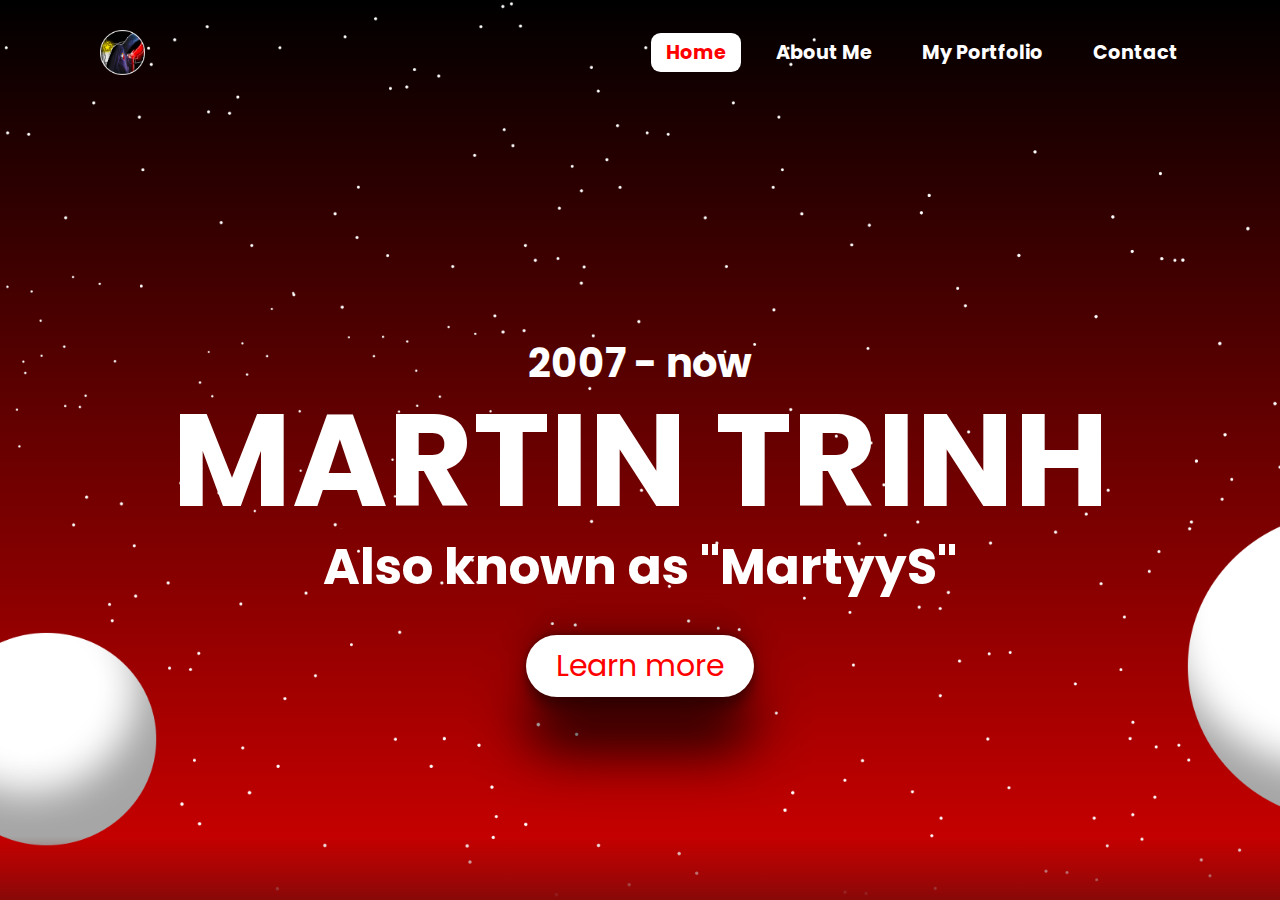
<file: index.html>
<html>
		<head>
			<title>Official Website of Martin Trinh</title>
			<link rel="stylesheet" type="text/css" href="style.css">
			<link rel="preconnect" href="https://fonts.gstatic.com">
  			<link href="https://fonts.googleapis.com/css2?family=Josefin+Sans:ital,wght@0,100;0,200;0,300;0,400;0,500;0,600;0,700;1,100;1,200;1,300;1,400;1,500;1,600;1,700&display=swap" rel="stylesheet">
  			<link rel="stylesheet" href="https://cdnjs.cloudflare.com/ajax/libs/font-awesome/5.15.3/css/all.min.css" integrity="sha512-iBBXm8fW90+nuLcSKlbmrPcLa0OT92xO1BIsZ+ywDWZCvqsWgccV3gFoRBv0z+8dLJgyAHIhR35VZc2oM/gI1w==" crossorigin="anonymous" referrerpolicy="no-referrer" />
  			<meta charset="utf-8">
  			<meta name="viewport" content="width=device-width, initial-scale=1.0">
  			<meta name="viewport" content="initial-scale = 1.0,maximum-scale = 1.0" />
		</head>
	<body>
		<header>
			<img src="../logo.png" class="logo">
			<ul>
				<li><a href="#" class="active"><b>Home</b></a></li>
				<li><a href="./aboutme.html"><b>About Me</b></a></li>
				<li><a href="./myportfolio.html"><b>My Portfolio</b></a></li>
				<li><a href="./contact.html"><b>Contact</b></a></li>
			</ul>
		</header>
				<section class="1">
				<div class="who">
					<h4 id="date">2007 - now</h4>
					<h3 id="realn">MARTIN TRINH</h3>
					<h3 id="othern">Also known as "MartyyS"</h3>
					<a href="./aboutme.html" id="btn">Learn more</a>
			</div>
			<img src="../dots.png" id="dots">
		</section>
	</body>
</html>
</file>
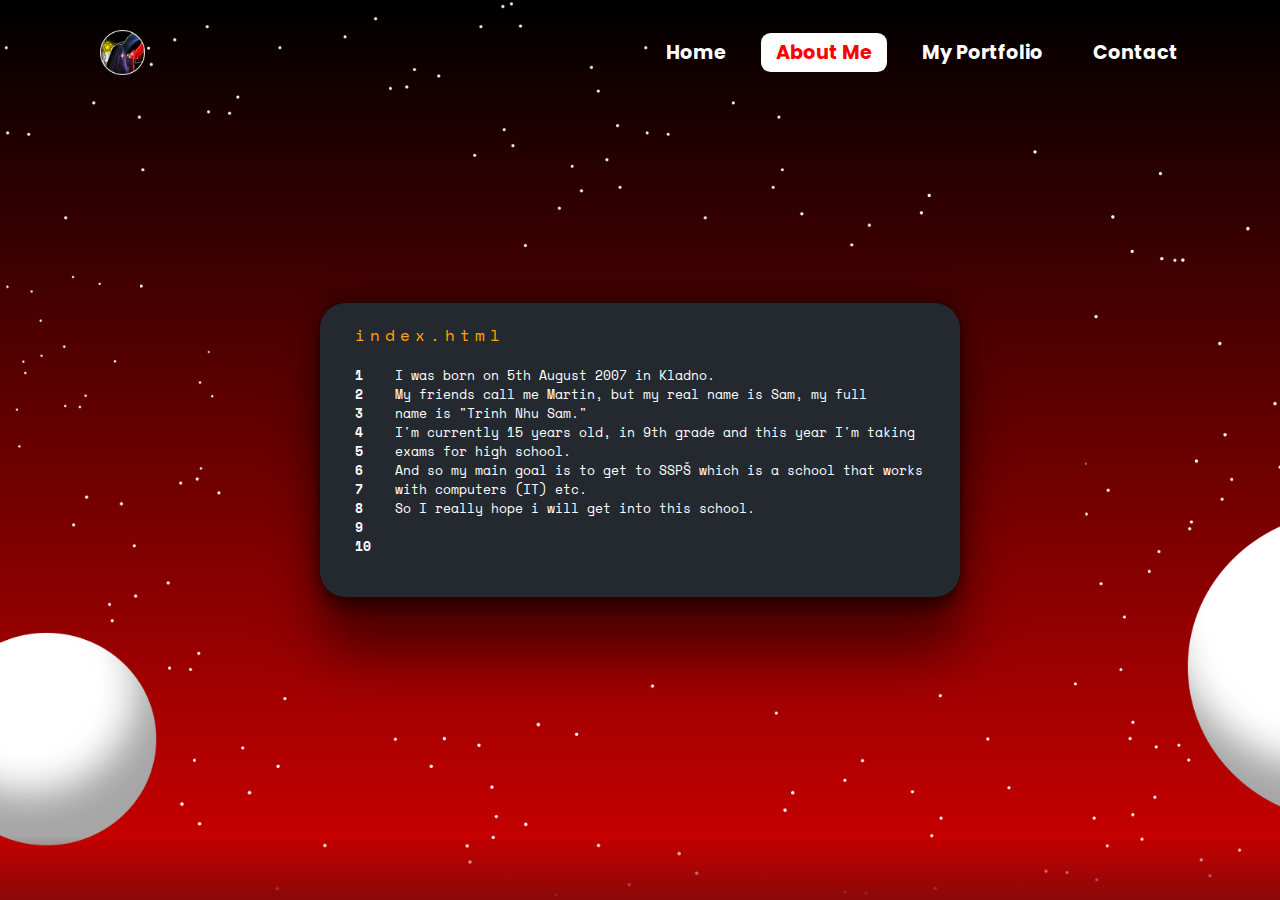
<file: aboutme.html>
<html>
		<head>
			<title>About Martin Trinh</title>
			<link rel="stylesheet" type="text/css" href="style2.css">
			<link rel="preconnect" href="https://fonts.gstatic.com">
  			<link href="https://fonts.googleapis.com/css2?family=Josefin+Sans:ital,wght@0,100;0,200;0,300;0,400;0,500;0,600;0,700;1,100;1,200;1,300;1,400;1,500;1,600;1,700&display=swap" rel="stylesheet">
			<link rel="stylesheet" href="https://fonts.googleapis.com/icon?family=Material+Icons">
  			<link href='https://fonts.googleapis.com/css?family=Space Mono' rel='stylesheet'>
			<link rel="stylesheet" href="https://fonts.googleapis.com/icon?family=Material+Icons">
		</head>
	<body>
		<header>
			<img src="../logo.png" class="logo">
			<ul>
				<li><a href="./index.html"><b>Home</b></a></li>
				<li><a href="#" class="active"><b>About Me</b></a></li>
				<li><a href="./myportfolio.html"><b>My Portfolio</b></a></li>
				<li><a href="./contact.html"><b>Contact</b></a></li>
			</ul>
		</header>
		<section>
			<div class="box">	
				<div class="box2">
				<p> 
					<div class="html">
						<div class="type">index.html</div>
					<br>
					<b>1</b>&nbsp;&nbsp;&nbsp I was born on 5th August 2007 in Kladno. <br>
					<b>2</b>&nbsp;&nbsp;&nbsp My friends call me Martin, but my real name is Sam, my full <br>
					<b>3</b>&nbsp;&nbsp;&nbsp		name is "Trinh Nhu Sam." <br>
					<b>4</b>&nbsp;&nbsp;&nbsp I'm currently 15 years old, in 9th grade and this year I'm taking<br>
					<b>5</b>&nbsp;&nbsp;&nbsp exams for high school.  <br>
					<b>6</b>&nbsp;&nbsp;&nbsp And so my main goal is to get to SSPŠ which is a school that works<br>
					<b>7</b>&nbsp;&nbsp;&nbsp with computers (IT) etc. <br>
					<b>8</b>&nbsp;&nbsp;&nbsp So I really hope i will get into this school. <br>
					<b>9</b>   <br>
					<b>10</b>
				</p>
			</div>
			</div>
			<img src="../dots2.png" id="dots">
		</section>
	</body>
</html>
</file>
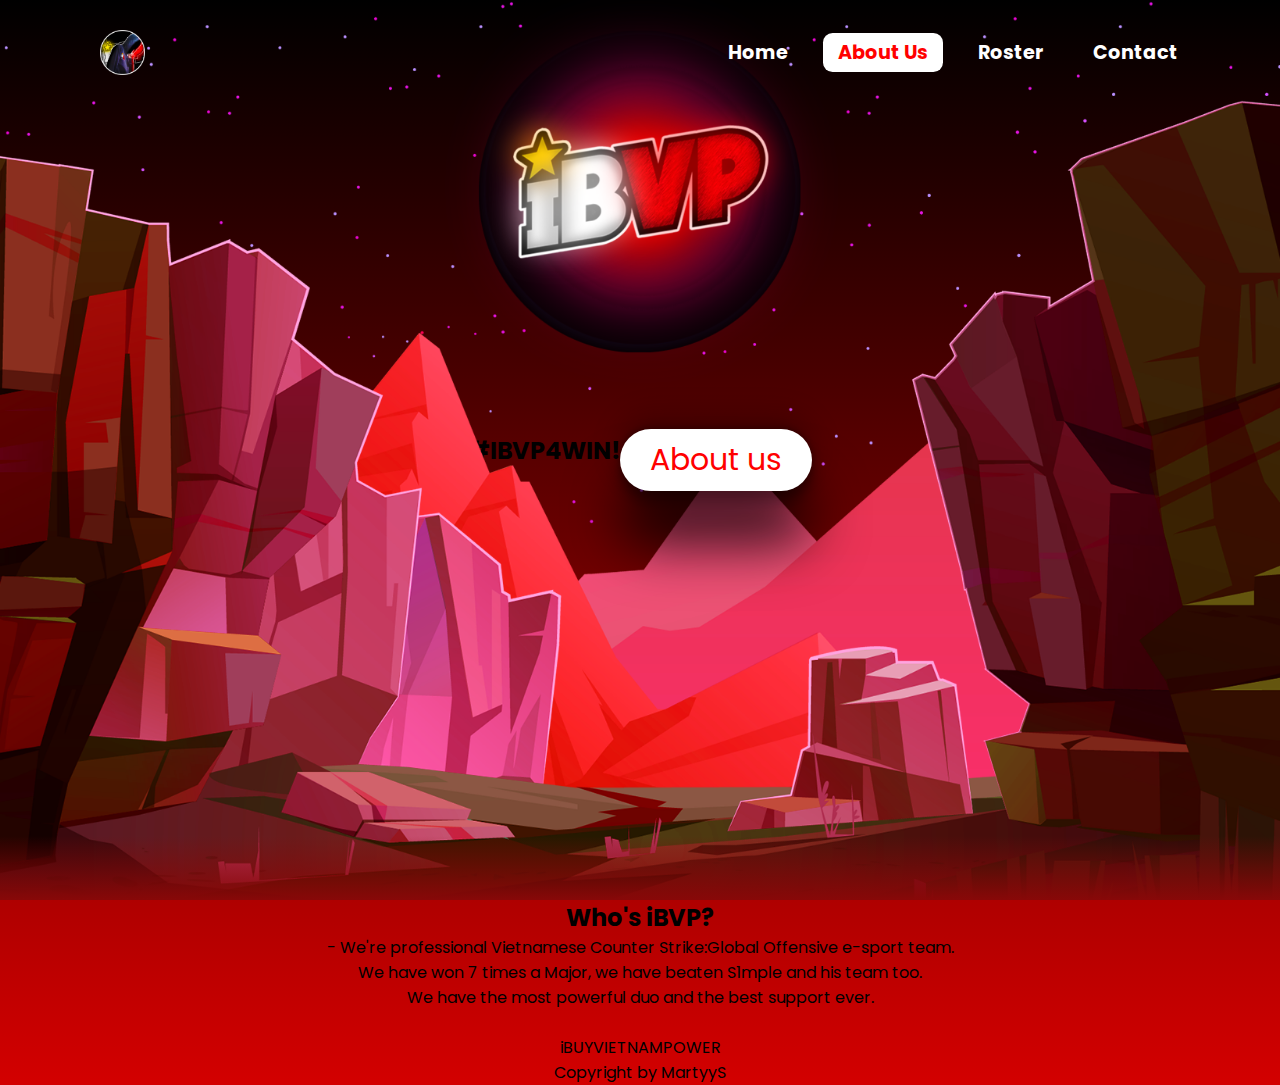
<file: au.html>
<html>
		<head>
			<title>iBVP Official Website - Home</title>
			<link rel="stylesheet" type="text/css" href="style.css">
			<link rel="preconnect" href="https://fonts.gstatic.com">
  			<link href="https://fonts.googleapis.com/css2?family=Josefin+Sans:ital,wght@0,100;0,200;0,300;0,400;0,500;0,600;0,700;1,100;1,200;1,300;1,400;1,500;1,600;1,700&display=swap" rel="stylesheet">

  			<link rel="stylesheet" href="https://cdnjs.cloudflare.com/ajax/libs/font-awesome/5.15.3/css/all.min.css" integrity="sha512-iBBXm8fW90+nuLcSKlbmrPcLa0OT92xO1BIsZ+ywDWZCvqsWgccV3gFoRBv0z+8dLJgyAHIhR35VZc2oM/gI1w==" crossorigin="anonymous" referrerpolicy="no-referrer" />
		</head>
	<body>
		<header>
			<img src="logo.png" class="logo">
			<ul>
				<li><a href="./index.html"><b>Home</b></a></li>
				<li><a href="#" class="active"><b>About Us</b></a></li>
				<li><a href="./r.html"><b>Roster</b></a></li>
				<li><a href="./c.html"><b>Contact</b></a></li>
			</ul>
		</header>
		<section>
			<img src="stars.png" id="stars">
			<img src="mo.png" id="moon">
			<img src="mountains_behind.png" id="mountains_behind">
			<h2 id="text">#IBVP4WIN!</h2>
			<a href="#sec" id="btn">About us</a>
			<img src="mountains_front.png" id="mountains_front">
		</section>
		<div class="sec" id="sec">
			<h2>Who's iBVP?</h2>
					<p>- We're professional Vietnamese Counter Strike:Global Offensive e-sport team. <br>We have won 7 times a Major, we have beaten S1mple and his team too. <br>We have the most powerful duo and the best support ever.<br><br></p>
		</div>
		<script>
			let stars = document.getElementById('stars')
			let moon = document.getElementById('moon')
			let mountains_behind = document.getElementById('mountains_behind')
			let text = document.getElementById('text')
			let btn = document.getElementById('btn')
			let mountains_front = document.getElementById('mountains_front')
			let header = document.querySelector('header');
			window.addEventListener('scroll', function(){
				let value = window.scrollY;
				stars.style.left = value * 0.25 + 'px';
				moon.style.top = value * 1.05 + 'px';
				mountains_behind.style.top = value * 0.5 + 'px';
				mountains_front.style.top = value * 0 + 'px';
				text.style.marginRight = value * 4 + 'px';
				text.style.marginTop = value * 1 + 'px';
				btn.style.marginTop = value * 1.5 + 'px';
				header.style.top = value * 0.5 + 'px';
			})
		</script>
				<footer>
			<p>iBUYVIETNAMPOWER</p>
			<div class="social">
				<a href="#"><i class="fab fa-youtube"></i></a>
				<a href="#"><i class="fab fa-instagram"></i></a>
				<a href="https://discord.gg/fMpenCcu" target="_blank"><i class="fab fa-discord"></i></a>
			</div>
			<p class="end">Copyright by MartyyS</p>
		</footer>
	</body>
</html>
</file>
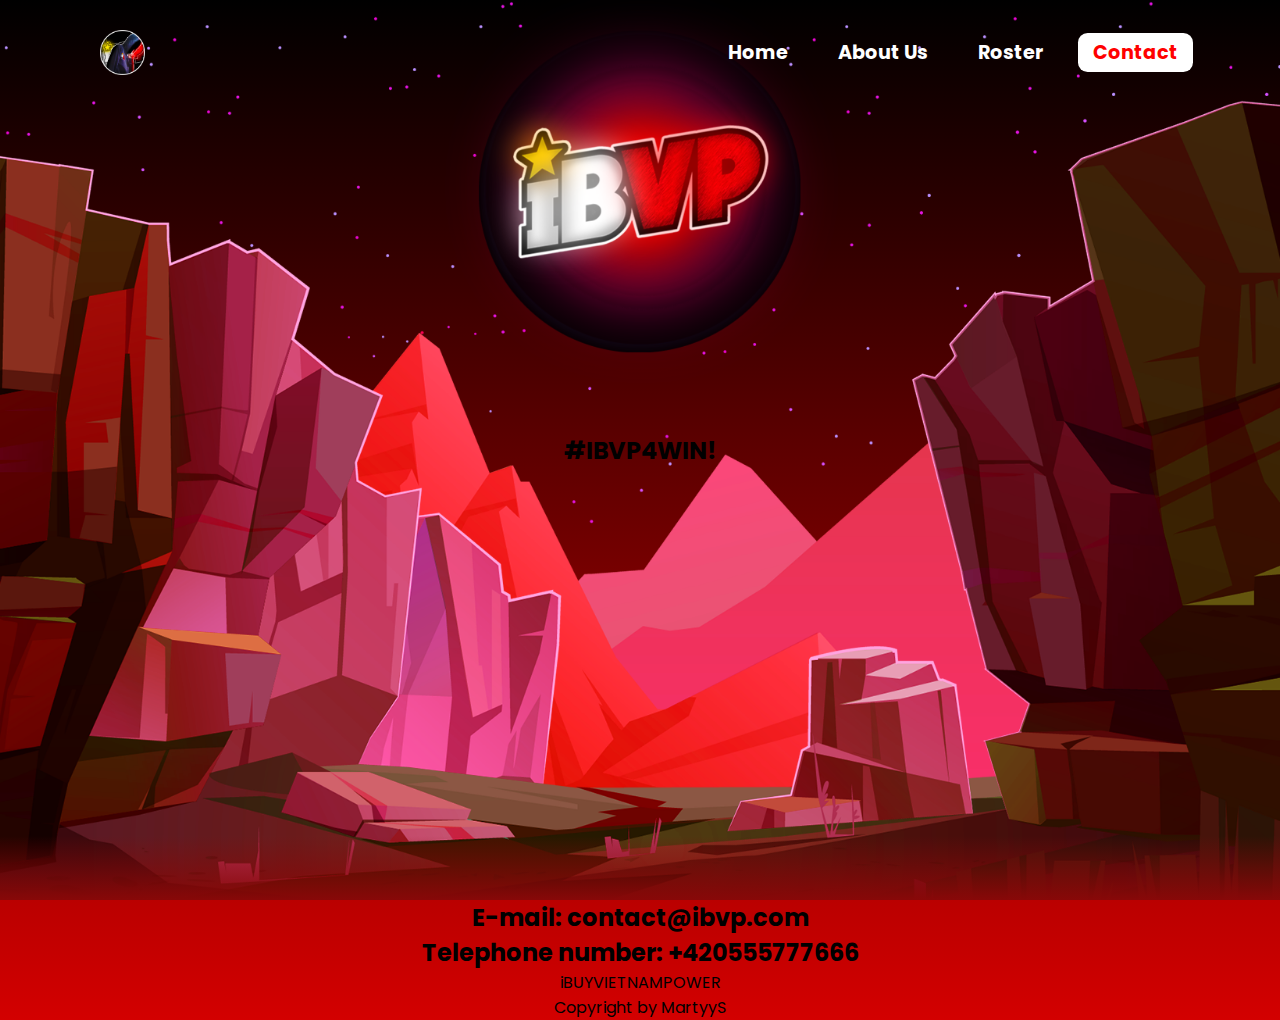
<file: c.html>
<html>
		<head>
			<title>iBVP Official Website - Home</title>
			<link rel="stylesheet" type="text/css" href="style.css">
			<link rel="preconnect" href="https://fonts.gstatic.com">
  			<link href="https://fonts.googleapis.com/css2?family=Josefin+Sans:ital,wght@0,100;0,200;0,300;0,400;0,500;0,600;0,700;1,100;1,200;1,300;1,400;1,500;1,600;1,700&display=swap" rel="stylesheet">

  			<link rel="stylesheet" href="https://cdnjs.cloudflare.com/ajax/libs/font-awesome/5.15.3/css/all.min.css" integrity="sha512-iBBXm8fW90+nuLcSKlbmrPcLa0OT92xO1BIsZ+ywDWZCvqsWgccV3gFoRBv0z+8dLJgyAHIhR35VZc2oM/gI1w==" crossorigin="anonymous" referrerpolicy="no-referrer" />
		</head>
	<body>
		<header>
			<img src="logo.png" class="logo">
			<ul>
				<li><a href="./index.html"><b>Home</b></a></li>
				<li><a href="./au.html"><b>About Us</b></a></li>
				<li><a href="./r.html"><b>Roster</b></a></li>
				<li><a href="#" class="active"><b>Contact</b></a></li>
			</ul>
		</header>
		<section>
			<img src="stars.png" id="stars">
			<img src="mo.png" id="moon">
			<img src="mountains_behind.png" id="mountains_behind">
			<h2 id="text">#IBVP4WIN!</h2>
			<img src="mountains_front.png" id="mountains_front">
		</section>
		<div class="sec2">
			<h2>E-mail: contact@ibvp.com</h2>
			<h2>Telephone number: +420555777666</h2>
		</div>
		<script>
			let stars = document.getElementById('stars')
			let moon = document.getElementById('moon')
			let mountains_behind = document.getElementById('mountains_behind')
			let text = document.getElementById('text')
			let btn = document.getElementById('btn')
			let mountains_front = document.getElementById('mountains_front')
			let header = document.querySelector('header');
			window.addEventListener('scroll', function(){
				let value = window.scrollY;
				stars.style.left = value * 0.25 + 'px';
				moon.style.top = value * 1.05 + 'px';
				mountains_behind.style.top = value * 0.5 + 'px';
				mountains_front.style.top = value * 0 + 'px';
				text.style.marginRight = value * 5.3 + 'px';
				text.style.marginTop = value * 1 + 'px';
				btn.style.marginTop = value * 1.5 + 'px';
				header.style.top = value * 0.5 + 'px';
			})
		</script>
				<footer>
			<p>iBUYVIETNAMPOWER</p>
			<div class="social">
				<a href="#"><i class="fab fa-youtube"></i></a>
				<a href="#"><i class="fab fa-instagram"></i></a>
				<a href="https://discord.gg/fMpenCcu" target="_blank"><i class="fab fa-discord"></i></a>
			</div>
			<p class="end">Copyright by MartyyS</p>
		</footer>
	</body>
</html>
</file>
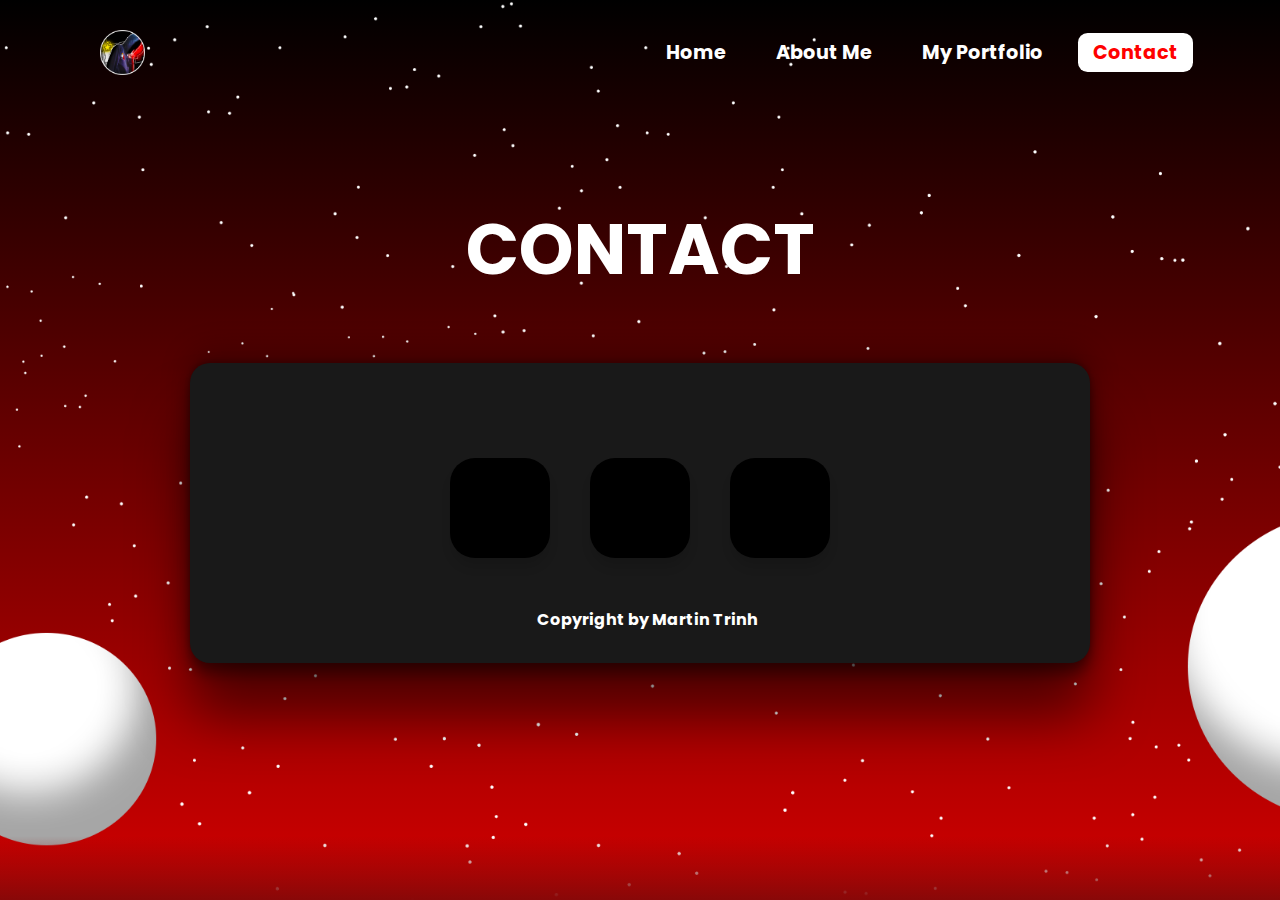
<file: contact.html>
<html>
		<head>
			<title>Contact of Martin Trinh</title>
			<link rel="stylesheet" type="text/css" href="style4.css">
			<link rel="preconnect" href="https://fonts.gstatic.com">
  			<link href="https://fonts.googleapis.com/css2?family=Josefin+Sans:ital,wght@0,100;0,200;0,300;0,400;0,500;0,600;0,700;1,100;1,200;1,300;1,400;1,500;1,600;1,700&display=swap" rel="stylesheet">
  			<link rel="stylesheet" href="https://cdnjs.cloudflare.com/ajax/libs/font-awesome/5.15.3/css/all.min.css" integrity="sha512-iBBXm8fW90+nuLcSKlbmrPcLa0OT92xO1BIsZ+ywDWZCvqsWgccV3gFoRBv0z+8dLJgyAHIhR35VZc2oM/gI1w==" crossorigin="anonymous" referrerpolicy="no-referrer" />
		</head>
	<body>
		<header>
			<img src="../logo.png" class="logo">
			<ul>
				<li><a href="./index.html"><b>Home</b></a></li>
				<li><a href="./aboutme.html"><b>About Me</b></a></li>
				<li><a href="./myportfolio.html"><b>My Portfolio</b></a></li>
				<li><a href="#" class="active"><b>Contact</b></a></li>
			</ul>
		</header>
		<section>
			<div class="mywork" id="mywork">
				<div class="title">
					<h2>CONTACT</h2>
						</div>

							<div class="box">
									<div class="card">
									<div class="pra">
										<div class="icon ig">
											<span onclick="window.open('https://www.instagram.com/martriix.graphics/', '_blank')"> <i class="fab fa-instagram"></i></span>
											</div>
									<div class="icon yt">
											<span onclick="window.open('https://www.youtube.com/channel/UC8dzeFG2igcaFf3DvF5lALg', '_blank')"><i class="fab fa-youtube"></i></span>
										</div>
										<div class="icon mail">
											<div class="tooltip">martriix.csgo@gmail.com</div>
											<span><i class="fas fa-envelope"></i></span>
										</div>
										<div class="copy">
											<p><b>Copyright by Martin Trinh</b></p>
										</div>
						</div>
					</div>
				</div>
			</div>
			<img src="../dots.png" id="dots">
		</section>
	</body>
</html>
</file>
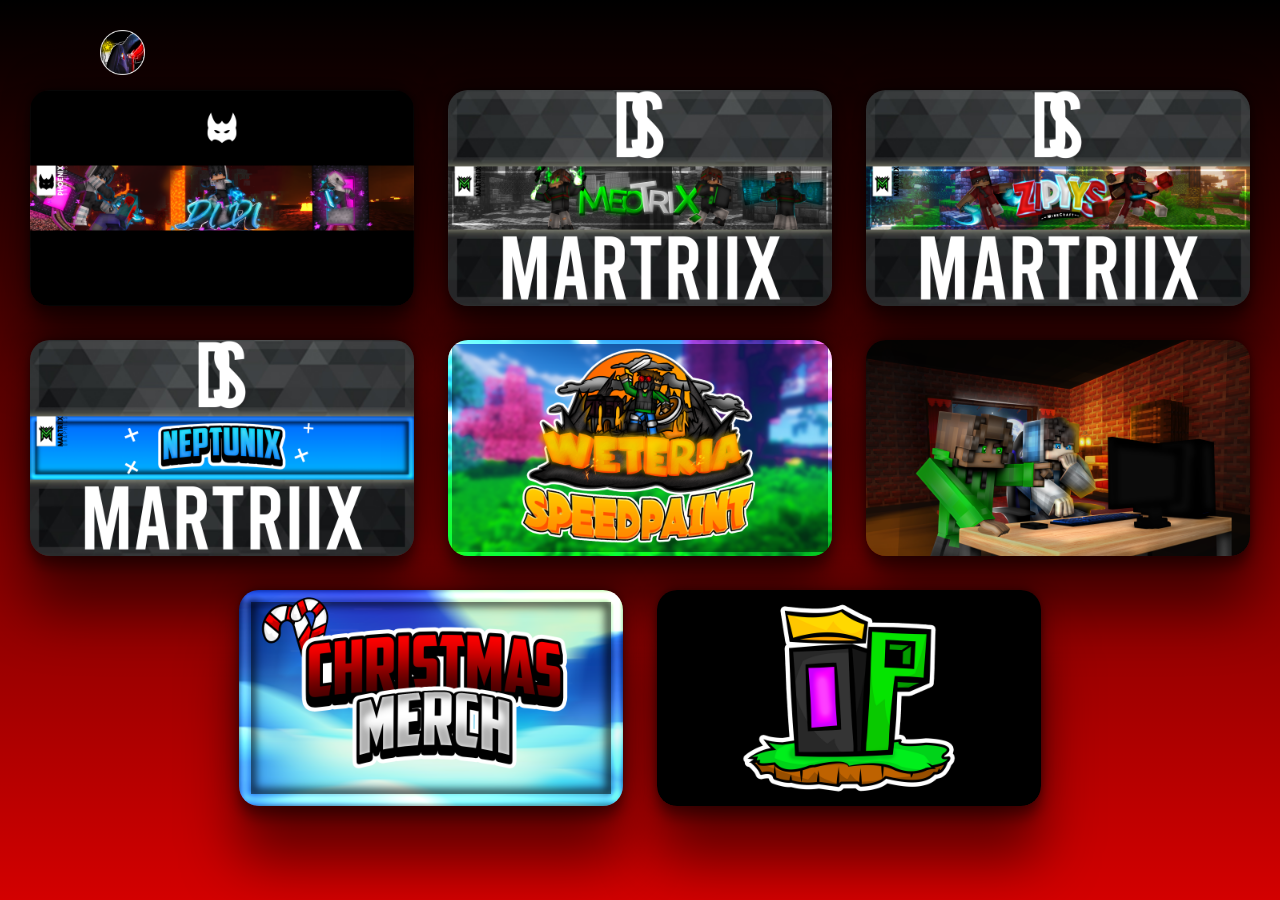
<file: gd.html>
<html>
		<head>
			<title>Portfolio of Martin Trinh</title>
			<link rel="stylesheet" type="text/css" href="style5.css">
			<link rel="preconnect" href="https://fonts.gstatic.com">
  			<link href="https://fonts.googleapis.com/css2?family=Josefin+Sans:ital,wght@0,100;0,200;0,300;0,400;0,500;0,600;0,700;1,100;1,200;1,300;1,400;1,500;1,600;1,700&display=swap" rel="stylesheet">
  			<link rel="stylesheet" href="https://fonts.googleapis.com/icon?family=Material+Icons">
  			<link href='https://fonts.googleapis.com/css?family=Space Mono' rel='stylesheet'>
			<link rel="stylesheet" href="https://fonts.googleapis.com/icon?family=Material+Icons">
			<link rel="stylesheet" href="https://cdnjs.cloudflare.com/ajax/libs/font-awesome/6.3.0/css/all.min.css">
			<link rel="stylesheet" href="https://fonts.googleapis.com/css2?family=Material+Symbols+Outlined:opsz,wght,FILL,GRAD@48,400,0,0" />
		</head>
	<body>
		<header>
			<img src="../logo.png" class="logo">
		</header>
			<div class="images">
				<img src="../banner1.png" class="im1" width="384" height="216">
				<img src="../banner2.png" class="im2" width="384" height="216">
				<img src="../banner3.png" class="im3" width="384" height="216">
				<img src="../banner4.png" class="im4" width="384" height="216">
				<img src="../miniatura1.png" class="im5" width="384" height="216">
				<img src="../miniatura2.png" class="im6" width="384" height="216">
				<img src="../miniatura3.png" class="im7" width="384" height="216">
				<img src="../logo1.png" class="im8" width="384" height="216">
			</div>
	</body>
</html>
</file>
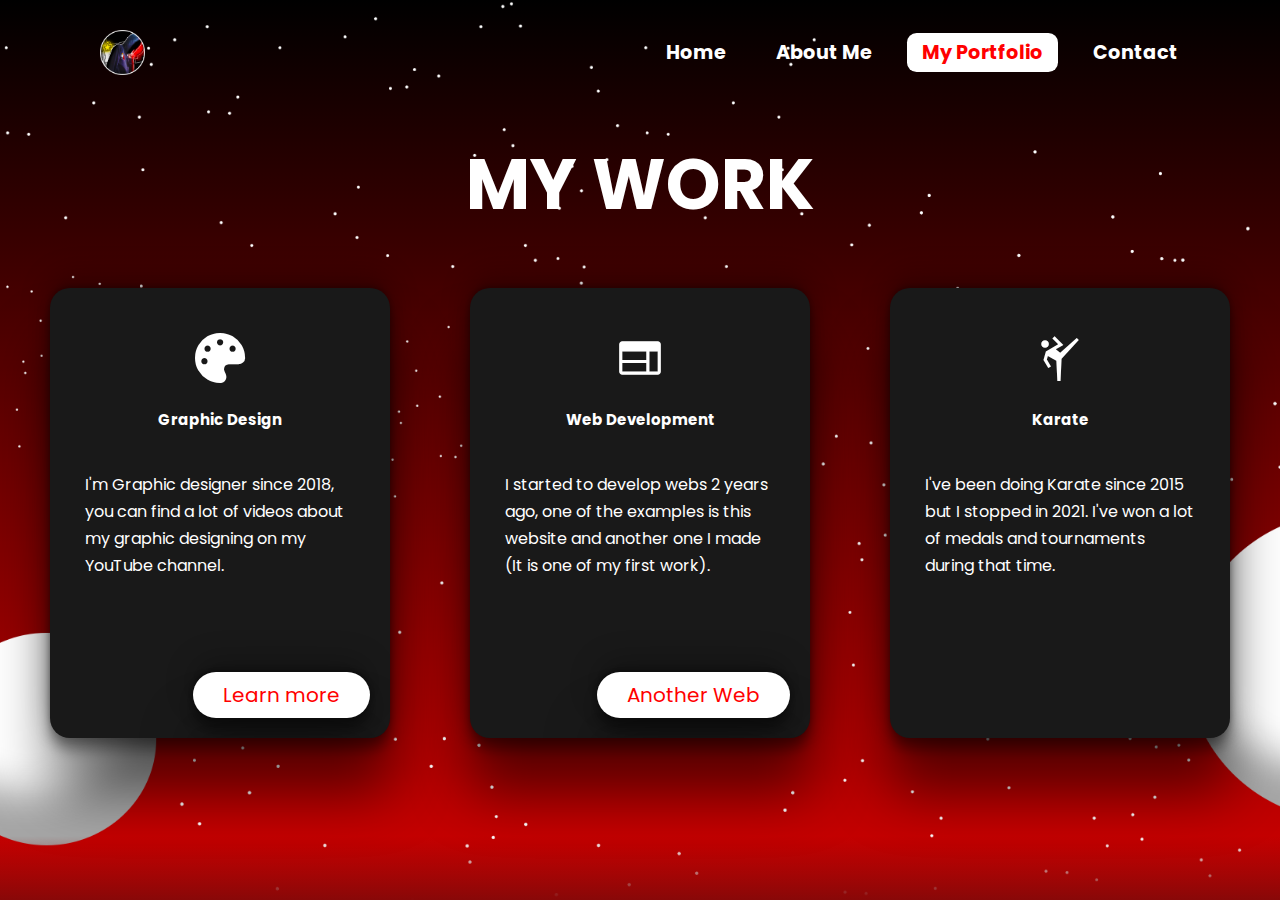
<file: myportfolio.html>
<html>
		<head>
			<title>Portfolio of Martin Trinh</title>
			<link rel="stylesheet" type="text/css" href="style3.css">
			<link rel="preconnect" href="https://fonts.gstatic.com">
  			<link href="https://fonts.googleapis.com/css2?family=Josefin+Sans:ital,wght@0,100;0,200;0,300;0,400;0,500;0,600;0,700;1,100;1,200;1,300;1,400;1,500;1,600;1,700&display=swap" rel="stylesheet">
  			<link rel="stylesheet" href="https://fonts.googleapis.com/icon?family=Material+Icons">
  			<link href='https://fonts.googleapis.com/css?family=Space Mono' rel='stylesheet'>
			<link rel="stylesheet" href="https://fonts.googleapis.com/icon?family=Material+Icons">
			<link rel="stylesheet" href="https://cdnjs.cloudflare.com/ajax/libs/font-awesome/6.3.0/css/all.min.css">
			<link rel="stylesheet" href="https://fonts.googleapis.com/css2?family=Material+Symbols+Outlined:opsz,wght,FILL,GRAD@48,400,0,0" />
		</head>
	<body>
		<header>
			<img src="../logo.png" class="logo">
			<ul>
				<li><a href="./index.html"><b>Home</b></a></li>
				<li><a href="./aboutme.html"><b>About Me</b></a></li>
				<li><a href="#" class="active"><b>My Portfolio</b></a></li>
				<li><a href="./contact.html"><b>Contact</b></a></li>
			</ul>
		</header>
		<section>
			<div class="mywork" id="mywork">
				<div class="title">
					<h2>MY WORK</h2>
						</div>

							<div class="box">
									<div class="card">
									<i class="fas fa-regular fa-palette"></i>
									<h5>Graphic Design</h5>
									<div class="pra">
										<br>
										<p>
											I'm Graphic designer since 2018, you can find a lot of videos about my graphic designing on my YouTube channel. 
										</p>
										<a href="./gd.html" id="btn" target="_blank">Learn more</a>
						</div>
					</div>
								<div class="card">
						<i class="material-symbols-outlined">web</i>
						<h5>Web Development</h5>
						<div class="pra">
							<br>
								<p>
									I started to develop webs 2 years ago, one of the examples is this website and another one I made (It is one of my first work).
								</p>
										<a href="../index2.html" id="btn" target=" _blank">Another Web</a>
				</div>
		</div>
		<div class="card">
						<i class="material-symbols-outlined">sports_martial_arts</i>
						<h5>Karate</h5>
						<div class="pra">
							<br>
								<p>
									I've been doing Karate since 2015  but I stopped in 2021. I've won a lot of medals and tournaments during that time.
								</p>
				</div>
		</div>
	</div>
</div>

			<img src="../dots.png" id="dots">
		</section>
	</body>
</html>
</file>
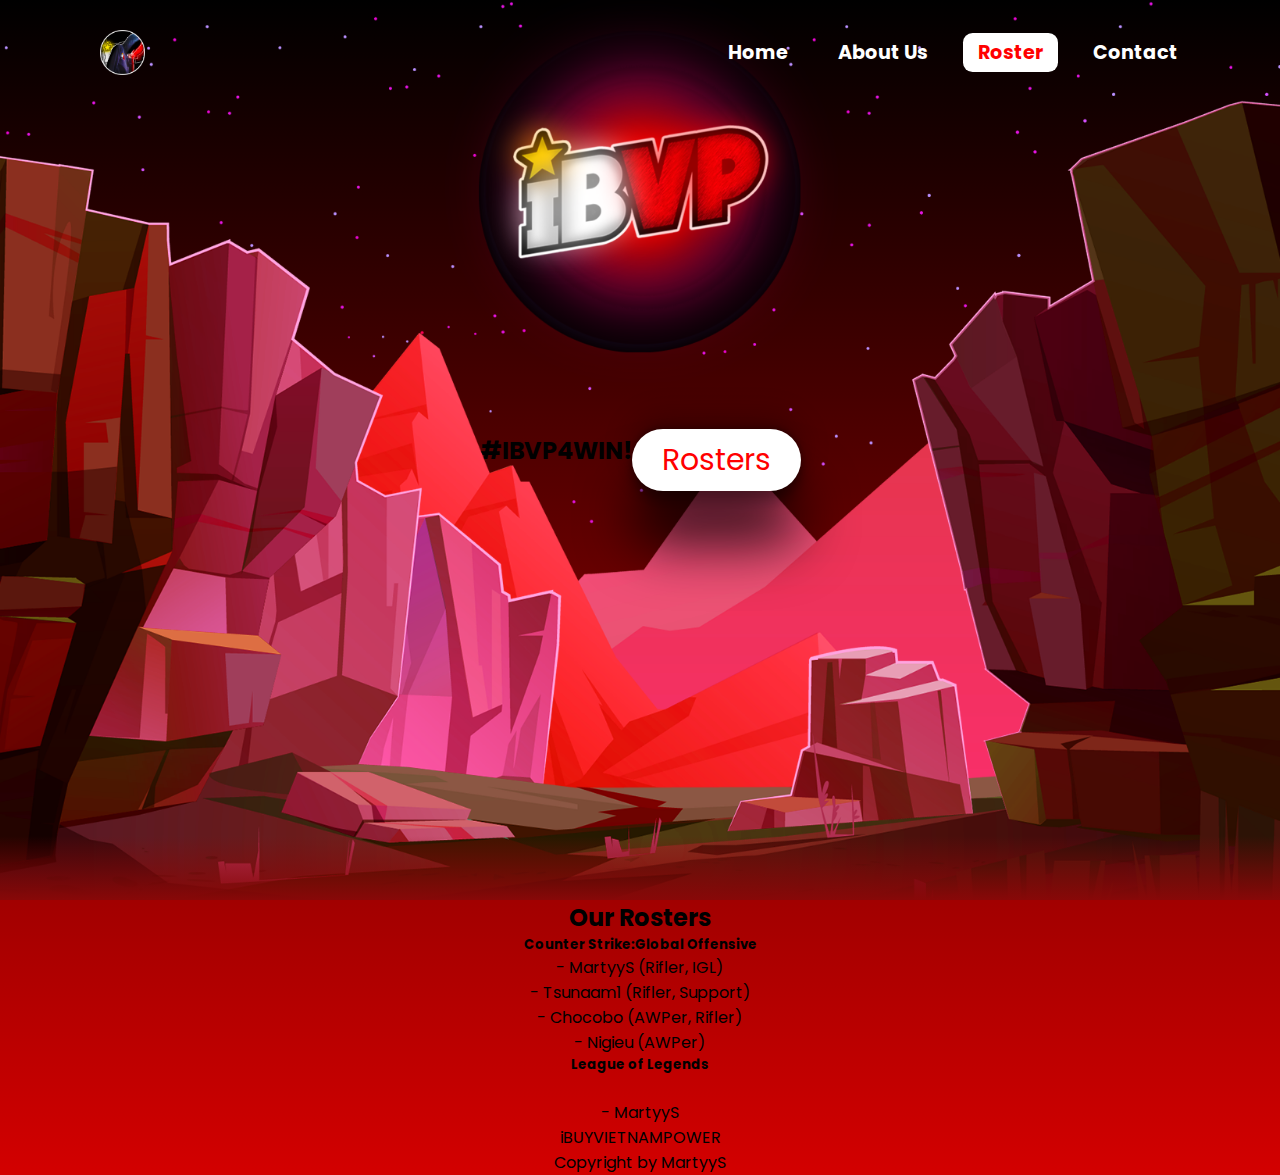
<file: r.html>
<html>
		<head>
			<title>iBVP Official Website - Home</title>
			<link rel="stylesheet" type="text/css" href="style.css">
			<link rel="preconnect" href="https://fonts.gstatic.com">
  			<link href="https://fonts.googleapis.com/css2?family=Josefin+Sans:ital,wght@0,100;0,200;0,300;0,400;0,500;0,600;0,700;1,100;1,200;1,300;1,400;1,500;1,600;1,700&display=swap" rel="stylesheet">

  			<link rel="stylesheet" href="https://cdnjs.cloudflare.com/ajax/libs/font-awesome/5.15.3/css/all.min.css" integrity="sha512-iBBXm8fW90+nuLcSKlbmrPcLa0OT92xO1BIsZ+ywDWZCvqsWgccV3gFoRBv0z+8dLJgyAHIhR35VZc2oM/gI1w==" crossorigin="anonymous" referrerpolicy="no-referrer" />
		</head>
	<body>
		<header>
			<img src="logo.png" class="logo">
			<ul>
				<li><a href="./index.html"><b>Home</b></a></li>
				<li><a href="./au.html"><b>About Us</b></a></li>
				<li><a href="#" class="active"><b>Roster</b></a></li>
				<li><a href="./c.html"><b>Contact</b></a></li>
			</ul>
		</header>
		<section>
			<img src="stars.png" id="stars">
			<img src="mo.png" id="moon">
			<img src="mountains_behind.png" id="mountains_behind">
			<h2 id="text">#IBVP4WIN!</h2>
			<a href="#roster" id="btn">Rosters</a>
			<img src="mountains_front.png" id="mountains_front">
		</section>
		<div class="roster" id="roster">
			<div class="title">
			<h2>Our Rosters</h2>
			</div>

				<div class="box">
					<div class="card">
						<i class="fas fa-gamepad"></i>
						<h5>Counter Strike:Global Offensive</h5>
						<div class="pra">
								<p>- MartyyS (Rifler, IGL)<br>
								- Tsunaam1 (Rifler, Support)<br>
								- Chocobo (AWPer, Rifler)<br>
								- Nigieu (AWPer)<br>
								</p>
							<p style="text-align: center;">
							</p>
						</div>
					</div>
								<div class="card">
						<i class="fas fa-gamepad"></i>
						<h5>League of Legends</h5>
						<div class="pra">
							<br>
								<p>- MartyyS
								</p>
							<p style="text-align: center;"></p>
				</div>
		</div>
	</div>
</div>

		<script>
			let stars = document.getElementById('stars')
			let moon = document.getElementById('moon')
			let mountains_behind = document.getElementById('mountains_behind')
			let text = document.getElementById('text')
			let btn = document.getElementById('btn')
			let mountains_front = document.getElementById('mountains_front')
			let header = document.querySelector('header');
			window.addEventListener('scroll', function(){
				let value = window.scrollY;
				stars.style.left = value * 0.25 + 'px';
				moon.style.top = value * 1.05 + 'px';
				mountains_behind.style.top = value * 0.5 + 'px';
				mountains_front.style.top = value * 0 + 'px';
				text.style.marginRight = value * 4 + 'px';
				text.style.marginTop = value * 1 + 'px';
				btn.style.marginTop = value * 1.5 + 'px';
				header.style.top = value * 0.5 + 'px';
			})
		</script>
		<footer>
			<p>iBUYVIETNAMPOWER</p>
			<div class="social">
				<a href="#"><i class="fab fa-youtube"></i></a>
				<a href="#"><i class="fab fa-instagram"></i></a>
				<a href="https://discord.gg/fMpenCcu" target="_blank"><i class="fab fa-discord"></i></a>
			</div>
			<p class="end">Copyright by MartyyS</p>
		</footer>
	</body>
</html>
</file>
<file: style.css>
@import url('https://fonts.googleapis.com/css?family=Poppins:400,700,900');
*
{
	margin: 0;
	padding: 0;
	box-sizing: border-box;
	font-family: 'Poppins', sans-serif;
	scroll-behavior: smooth;
}
body
{
	min-height: 100vh;
	background: linear-gradient(#000000, #D30000);
	overflow-x: hidden;
	text-align: center;
}
header
{
	position: absolute;
	top: 0;
	left: 0;
	width: 101%;
	padding: 30px 100px;
	display: flex;
	justify-content: space-between;
	align-items: center;
	z-index: 100000;
	user-select: none;
}
header .logo
{
	width: 3.5vw;
}
header ul
{
	display: flex;
	justify-content: center;
	align-items: center;
	font-size: 1.5vw;
}
header ul li
{
	list-style: none;
	margin-left: 20px;
}
header ul li a
{
	color: #fff;
	border-radius: 0.75vw;
	text-decoration: none;
	padding: 6px 15px;
}
section
{
	position: relative;
	width: 100%;
	height: 100vh;
	overflow: hidden;
	padding: 10px;
	margin: 0 auto;
	display: flex;
	justify-content: center;
	align-items: center;
	text-align: center;
	user-select: none;
}
section:before
{
	content: '';
	position: absolute;
	bottom: 0;
	width: 100%;
	height: 5vw;
	background: linear-gradient(to top,#880808,transparent);
	z-index: 1000;
}
section img
{
	position: absolute;
	top: 0;
	left: 0;
	width: 100%;
	height: 100%;
	object-fit: cover;
	pointer-events: none;
}
header ul li a:hover,
header ul li a.active
{
	background: #fff;
	color: #ff0000;
	transition-duration: 0.4s;
}
#realn
{
	position: relative;
	color: #fff;
	white-space: nowrap;
	z-index: 9;
	top: 50px;
	animation: text 2s 1;
}
#realn
{
	margin: 20px 0px 20px;
	font-size: 130px;
}
#date
{
	position: relative;
	color: #fff;
	white-space: nowrap;
	font-size: 40px;
	z-index: 9;
	top: 100px;
	animation: text 2s 1;
}
#date
{
	color: white;
	margin: 20px 0px 20px;
}
#othern
{
	position: relative;
	color: #fff;
	white-space: nowrap;
	font-size: 50px;
	z-index: 9;
	animation: text 2s 1;
	background: transparent;
}
#othern
{
	margin: 20px 0px 20px;
}

#btn
{
	text-decoration: none;
	display: inline-block;
	padding: 8px 30px;
	border-radius: 1000px;
	background: #fff;
	color: #ff0000;
	font-size: 30px;
	z-index: 9;
	transform: scale(1.0);
	transition: all in 1 ease;
	transition-duration: 0.5s;
	position: relative;
	top: 10px;
	box-shadow: rgba(0, 0, 0, 0.8) 0px 54px 55px, rgba(0, 0, 0, 0.24) 0px -12px 30px, rgba(0, 0, 0, 0.12) 0px 4px 6px, rgba(0, 0, 0, 0.34) 0px 12px 13px, rgba(0, 0, 0, 0.18) 0px -3px 5px;
}
#btn:hover
{
	background-color: #fff;
	transform: scale(1.1) perspective(1px)
}
#btn:active 
{
  transform: translate(0px, 5px);
  -webkit-transform: translate(0px, 5px);
  box-shadow: 0px 1px 0px 0px;
}  
@keyframes text
{
	0%{
		color: black;
		margin-bottom: -40px;
	}
	30%{
		letter-spacing: 40px;
		margin-bottom: -80px;
	}
}
</file>
<file: style2.css>
@import url('https://fonts.googleapis.com/css?family=Poppins:400,700,900');
@import url('https://fonts.cdnfonts.com/css/space-mono');
*
{
	margin: 0;
	padding: 0;
	box-sizing: border-box;
	scroll-behavior: smooth;
}
body
{
	min-height: 100vh;
	background: linear-gradient(#000000, #D30000);
	text-align: center;
	overflow-x: hidden;
}
header
{
	position: absolute;
	top: 0;
	left: 0;
	width: 101%;
	padding: 30px 100px;
	display: flex;
	justify-content: space-between;
	align-items: center;
	z-index: 100000;
	font-family: 'Poppins', sans-serif;
	user-select: none;
}
header .logo
{
	width: 3.5vw;
}
header ul
{
	display: flex;
	justify-content: center;
	align-items: center;
	font-size: 1.5vw;
}
header ul li
{
	list-style: none;
	margin-left: 20px;
}
header ul li a
{
	color: #fff;
	border-radius: 0.75vw;
	text-decoration: none;
	padding: 6px 15px;
}
section
{
	position: relative;
	width: 100%;
	height: 100vh;
	overflow: hidden;
	padding: 10px;
	margin: 0 auto;
	display: flex;
	font-family: 'Space Mono';
	user-select: none;
	align-items: center;
	justify-content: center;
}
section:before
{
	content: '';
	position: absolute;
	bottom: 0;
	width: 100%;
	height: 5vw;
	background: linear-gradient(to top,#880808,transparent);
	z-index: 1000;
}
section img
{
	position: absolute;
	top: 0;
	left: 0;
	width: 100%;
	height: 100%;
	object-fit: cover;
	pointer-events: none;
}
header ul li a:hover,
header ul li a.active
{
	background: #fff;
	color: #ff0000;
	transition-duration: 0.4s;
}
.box
{
	color: #fff;
	font-size: 1vw;
	text-align: left;
}
.box2	
{
  height: 23vw;
	width: 50vw;
	background: #24292f;
	padding: 20px 35px;
	border-radius: 2vw;
	margin: 15px;
	box-shadow: rgba(0, 0, 0, 0.5) 0px 54px 55px, rgba(0, 0, 0, 0.24) 0px -12px 30px, rgba(0, 0, 0, 0.12) 0px 4px 6px, rgba(0, 0, 0, 0.34) 0px 12px 13px, rgba(0, 0, 0, 0.18) 0px -3px 5px;
}
.type
{
	color: #FFA500;
	font-size: 1.25vw;
	letter-spacing: 5px;
	width: 100%;
	white-space: nowrap;
	overflow: hidden;
	animation: 
		typing 3s steps(22),
		cursor 0.1s step-end infinite alternate;

}
@keyframes typing {
  from {
    width: 0
  }
}
    
@keyframes blink {
  50% {
    border-color: transparent
  }
}
</file>
<file: style4.css>
@import url('https://fonts.googleapis.com/css?family=Poppins:400,700,900');
*
{
	margin: 0;
	padding: 0;
	box-sizing: border-box;
	scroll-behavior: smooth;
}
body
{
	min-height: 100vh;
	background: linear-gradient(#000000, #D30000);
	text-align: center;
	overflow-x: hidden;
}
header
{
	position: absolute;
	top: 0;
	left: 0;
	width: 101%;
	padding: 30px 100px;
	display: flex;
	justify-content: space-between;
	align-items: center;
	z-index: 100000;
	font-family: 'Poppins', sans-serif;
	user-select: none;
}
header .logo
{
	width: 3.5vw;
}
header ul
{
	display: flex;
	justify-content: center;
	align-items: center;
	font-size: 1.5vw;
}
header ul li
{
	list-style: none;
	margin-left: 20px;
}
header ul li a
{
	color: #fff;
	border-radius: 0.75vw;
	text-decoration: none;
	padding: 6px 15px;
}
section
{
	position: relative;
	width: 100%;
	height: 100vh;
	overflow: hidden;
	padding: 10px;
	margin: 0 auto;
	display: flex;
	font-family: 'Poppins';
	user-select: none;
	align-items: center;
	justify-content: center;
}
section:before
{
	content: '';
	position: absolute;
	bottom: 0;
	width: 100%;
	height: 5vw;
	background: linear-gradient(to top,#880808,transparent);
	z-index: 1000;
}
section img
{
	position: absolute;
	top: 0;
	left: 0;
	width: 100%;
	height: 100%;
	object-fit: cover;
	pointer-events: none;
}
header ul li a:hover,
header ul li a.active
{
	background: #fff;
	color: #ff0000;
	transition-duration: 0.4s;
}
.mywork
{
	color: #fff;
	width: 100%;
	padding: 100px 0px;
	z-index: 1000;
}
.title h2{
	color: #fff;
	font-size: 70px;
	margin: 10px auto;
	text-align: center;
}
.box{
	display: flex;
	justify-content: center;
	align-items: center;
	min-height: 400px;
	z-index: 	100000;
}
.card i{
	font-size: 50px;
	display: block;
	text-align: center;
	margin: 25px 0px;
	color: #fff;
}
h5
{
	color: #fff;
	font-size: 15px;
	margin-bottom: 15px;
}
.pra p
{
	color: #fff;
	font-size: 16px;
	line-height: 27px;
	margin-bottom: 25px;
	text-align: left;
}
.button
{
	width: 60px;
	height: 60px;
}
.pra
{
	display: inline-flex;
}
.pra .icon
{
	margin: 0 20px;
	cursor: pointer;
	align-items: center;
	justify-content: center;
	flex: column;
	z-index: 2;
	position: relative;
}
.pra .icon span
{
	height: 100px;
	width: 100px;
	display: block;
	background: #000000;
	text-align: center;
	border-radius: 25%;
	box-shadow: 0 10px 10px rgba(0, 0, 0, 0.1);
	position: relative;
	z-index: 2;
}
.pra .icon span i
{
	font-size: 60px;
	line-height: 100px;
}
.pra .icon .tooltip
{
	position: absolute;
	top: -50px;
	background: #000000;
	font-size: 20px;
	padding: 10px 18px;
	border-radius: 25px;
	box-shadow: 0 10px 10px rgba(0, 0, 0, 0.1);
	left: -95%;
	opacity: 0;
	pointer-events: none;
}
.pra .icon:hover .tooltip
{
	opacity: 1;
	pointer-events: auto;
}
.pra .icon .tooltip:before
{
	position: absolute;
	content: "";
	height: 15px;
	width: 15px;
	background: black;
	bottom: -8px;
	left: 50%;
	transform: translateX(-50%) rotate(45deg);
}
.card
{
	height: 300px;
	width: 900px;
	padding: 70px 35px;
	background: #191919;
	border-radius: 20px;
	margin: 40px;
	position: relative;
	overflow: hidden;
	text-align: center;
	box-shadow: rgba(0, 0, 0, 0.5) 0px 54px 55px, rgba(0, 0, 0, 0.24) 0px -12px 30px, rgba(0, 0, 0, 0.12) 0px 4px 6px, rgba(0, 0, 0, 0.34) 0px 12px 13px, rgba(0, 0, 0, 0.18) 0px -3px 5px;
}
.copy
{
	position: absolute;
	bottom: 5px;
	left: 38.5%;
}
</file>
<file: style5.css>
@import url('https://fonts.googleapis.com/css?family=Poppins:400,700,900');
*
{
	margin: 0;
	padding: 0;
	box-sizing: border-box;
	scroll-behavior: smooth;
}
body
{
	min-height: 100vh;
	background: linear-gradient(#000000, #D30000);
	text-align: center;
	overflow-x: hidden;
	display: flex;
	justify-content: center;
	align-items: center;
}
header
{
	position: absolute;
	top: 0;
	left: 0;
	width: 101%;
	padding: 30px 100px;
	display: flex;
	justify-content: space-between;
	align-items: center;
	z-index: 100000;
	font-family: 'Poppins', sans-serif;
	user-select: none;
}
header .logo
{
	width: 3.5vw;
}
header ul
{
	display: flex;
	justify-content: center;
	align-items: center;
	font-size: 1.5vw;
}
header ul li
{
	list-style: none;
	margin-left: 20px;
}
header ul li a
{
	color: #fff;
	border-radius: 0.75vw;
	text-decoration: none;
	padding: 6px 15px;
}
.im1
{
	border-radius: 20px;
	margin: 15px;
	box-shadow: rgba(0, 0, 0, 0.5) 0px 54px 55px, rgba(0, 0, 0, 0.24) 0px -12px 30px, rgba(0, 0, 0, 0.12) 0px 4px 6px, rgba(0, 0, 0, 0.34) 0px 12px 13px, rgba(0, 0, 0, 0.18) 0px -3px 5px;
}
.im2
{
	border-radius: 20px;
	margin: 15px;
	box-shadow: rgba(0, 0, 0, 0.5) 0px 54px 55px, rgba(0, 0, 0, 0.24) 0px -12px 30px, rgba(0, 0, 0, 0.12) 0px 4px 6px, rgba(0, 0, 0, 0.34) 0px 12px 13px, rgba(0, 0, 0, 0.18) 0px -3px 5px;
}
.im3
{
	border-radius: 20px;
	margin: 15px;
	box-shadow: rgba(0, 0, 0, 0.5) 0px 54px 55px, rgba(0, 0, 0, 0.24) 0px -12px 30px, rgba(0, 0, 0, 0.12) 0px 4px 6px, rgba(0, 0, 0, 0.34) 0px 12px 13px, rgba(0, 0, 0, 0.18) 0px -3px 5px;
}
.im4
{
	border-radius: 20px;
	margin: 15px;
	box-shadow: rgba(0, 0, 0, 0.5) 0px 54px 55px, rgba(0, 0, 0, 0.24) 0px -12px 30px, rgba(0, 0, 0, 0.12) 0px 4px 6px, rgba(0, 0, 0, 0.34) 0px 12px 13px, rgba(0, 0, 0, 0.18) 0px -3px 5px;
}
.im5
{
	border-radius: 20px;
	margin: 15px;
	box-shadow: rgba(0, 0, 0, 0.5) 0px 54px 55px, rgba(0, 0, 0, 0.24) 0px -12px 30px, rgba(0, 0, 0, 0.12) 0px 4px 6px, rgba(0, 0, 0, 0.34) 0px 12px 13px, rgba(0, 0, 0, 0.18) 0px -3px 5px;
}
.im6
{
	border-radius: 20px;
	margin: 15px;
	box-shadow: rgba(0, 0, 0, 0.5) 0px 54px 55px, rgba(0, 0, 0, 0.24) 0px -12px 30px, rgba(0, 0, 0, 0.12) 0px 4px 6px, rgba(0, 0, 0, 0.34) 0px 12px 13px, rgba(0, 0, 0, 0.18) 0px -3px 5px;
}
.im7
{
	border-radius: 20px;
	margin: 15px;
	box-shadow: rgba(0, 0, 0, 0.5) 0px 54px 55px, rgba(0, 0, 0, 0.24) 0px -12px 30px, rgba(0, 0, 0, 0.12) 0px 4px 6px, rgba(0, 0, 0, 0.34) 0px 12px 13px, rgba(0, 0, 0, 0.18) 0px -3px 5px;
}
.im8
{
	border-radius: 20px;
	margin: 15px;
	box-shadow: rgba(0, 0, 0, 0.5) 0px 54px 55px, rgba(0, 0, 0, 0.24) 0px -12px 30px, rgba(0, 0, 0, 0.12) 0px 4px 6px, rgba(0, 0, 0, 0.34) 0px 12px 13px, rgba(0, 0, 0, 0.18) 0px -3px 5px;
}
</file>
<file: style3.css>
@import url('https://fonts.googleapis.com/css?family=Poppins:400,700,900');
*
{
	margin: 0;
	padding: 0;
	box-sizing: border-box;
	scroll-behavior: smooth;
}
body
{
	min-height: 100vh;
	background: linear-gradient(#000000, #D30000);
	text-align: center;
	overflow-x: hidden;
}
header
{
	position: absolute;
	top: 0;
	left: 0;
	width: 101%;
	padding: 30px 100px;
	display: flex;
	justify-content: space-between;
	align-items: center;
	z-index: 100000;
	font-family: 'Poppins', sans-serif;
	user-select: none;
}
header .logo
{
	width: 3.5vw;
}
header ul
{
	display: flex;
	justify-content: center;
	align-items: center;
	font-size: 1.5vw;
}
header ul li
{
	list-style: none;
	margin-left: 20px;
}
header ul li a
{
	color: #fff;
	border-radius: 0.75vw;
	text-decoration: none;
	padding: 6px 15px;
}
section
{
	position: relative;
	width: 100%;
	height: 100vh;
	overflow: hidden;
	padding: 10px;
	margin: 0 auto;
	display: flex;
	font-family: 'Poppins';
	user-select: none;
	align-items: center;
	justify-content: center;
}
section:before
{
	content: '';
	position: absolute;
	bottom: 0;
	width: 100%;
	height: 5vw;
	background: linear-gradient(to top,#880808,transparent);
	z-index: 1000;
}
section img
{
	position: absolute;
	top: 0;
	left: 0;
	width: 100%;
	height: 100%;
	object-fit: cover;
	pointer-events: none;
}
header ul li a:hover,
header ul li a.active
{
	background: #fff;
	color: #ff0000;
	transition-duration: 0.4s;
}
.mywork
{
	color: #fff;
	width: 100%;
	padding: 100px 0px;
	z-index: 1000;
}
.title h2{
	color: #fff;
	font-size: 70px;
	margin: 10px auto;
	text-align: center;
}
.box{
	display: flex;
	justify-content: center;
	align-items: center;
	min-height: 400px;
}
.card
{
	height: 450px;
	width: 350px;
	padding: 20px 35px;
	background: #191919;
	border-radius: 20px;
	margin: 40px;
	position: relative;
	overflow: hidden;
	text-align: center;
	box-shadow: rgba(0, 0, 0, 0.5) 0px 54px 55px, rgba(0, 0, 0, 0.24) 0px -12px 30px, rgba(0, 0, 0, 0.12) 0px 4px 6px, rgba(0, 0, 0, 0.34) 0px 12px 13px, rgba(0, 0, 0, 0.18) 0px -3px 5px;
}
.card i{
	font-size: 50px;
	display: block;
	text-align: center;
	margin: 25px 0px;
	color: #fff;
}
h5
{
	color: #fff;
	font-size: 15px;
	margin-bottom: 15px;
}
.pra p
{
	color: #fff;
	font-size: 16px;
	line-height: 27px;
	margin-bottom: 25px;
	text-align: left;
}
#btn
{
	right: 20px;
	display: inline-block;
	text-decoration: none;
	padding: 8px 30px;
	border-radius: 1000px;
	background: #fff;
	color: #ff0000;
	font-size: 20px;
	z-index: 9;
	transform: scale(1.0);
	transition: all in 1 ease;
	transition-duration: 0.5s;
	position: absolute;
	bottom: 20px;
	box-shadow: rgba(0, 0, 0, 0.4) 0px 54px 55px, rgba(0, 0, 0, 0.24) 0px -12px 30px, rgba(0, 0, 0, 0.12) 0px 4px 6px, rgba(0, 0, 0, 0.34) 0px 12px 13px, rgba(0, 0, 0, 0.18) 0px -3px 5px;
}
#btn:hover
{
	background-color: #fff;
	transform: scale(1.1) perspective(1px)
}
#btn:active 
{
  transform: translate(0px, 5px);
  -webkit-transform: translate(0px, 5px);
  box-shadow: 0px 1px 0px 0px;
}
</file>
